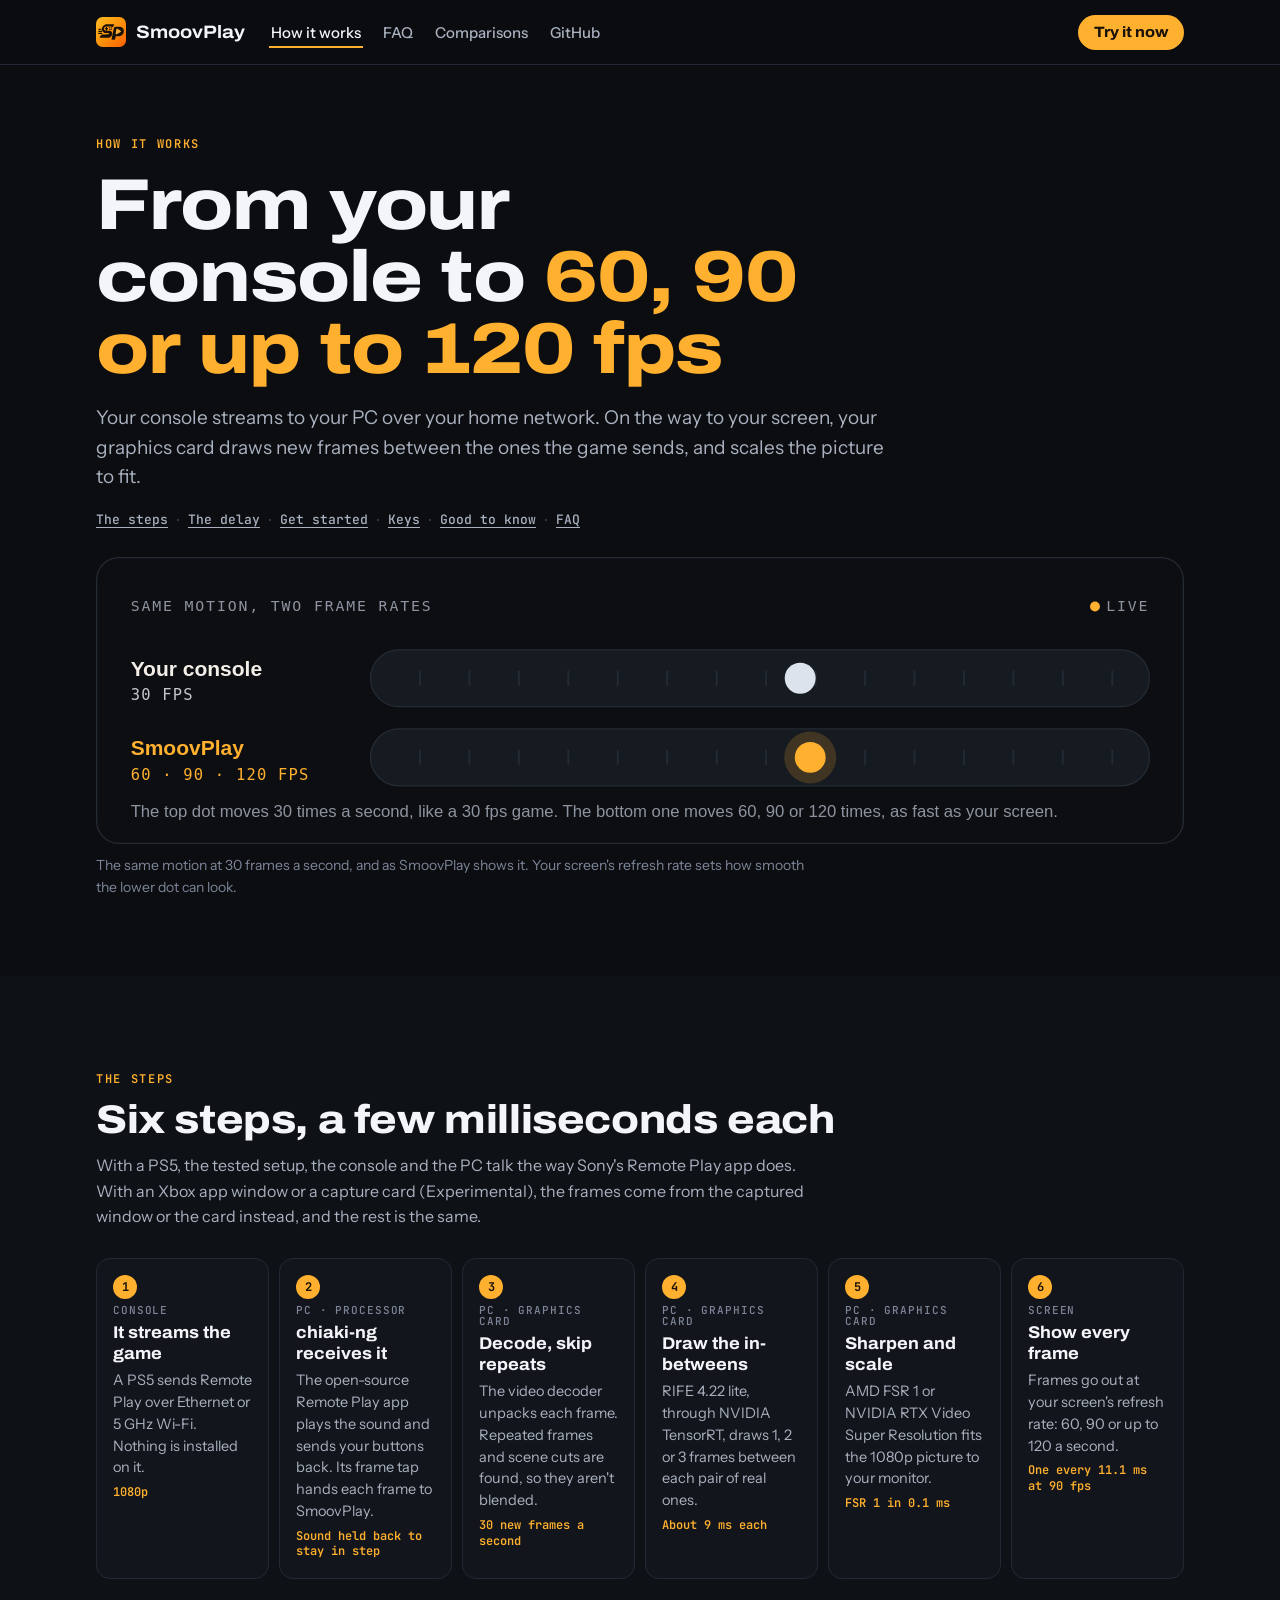
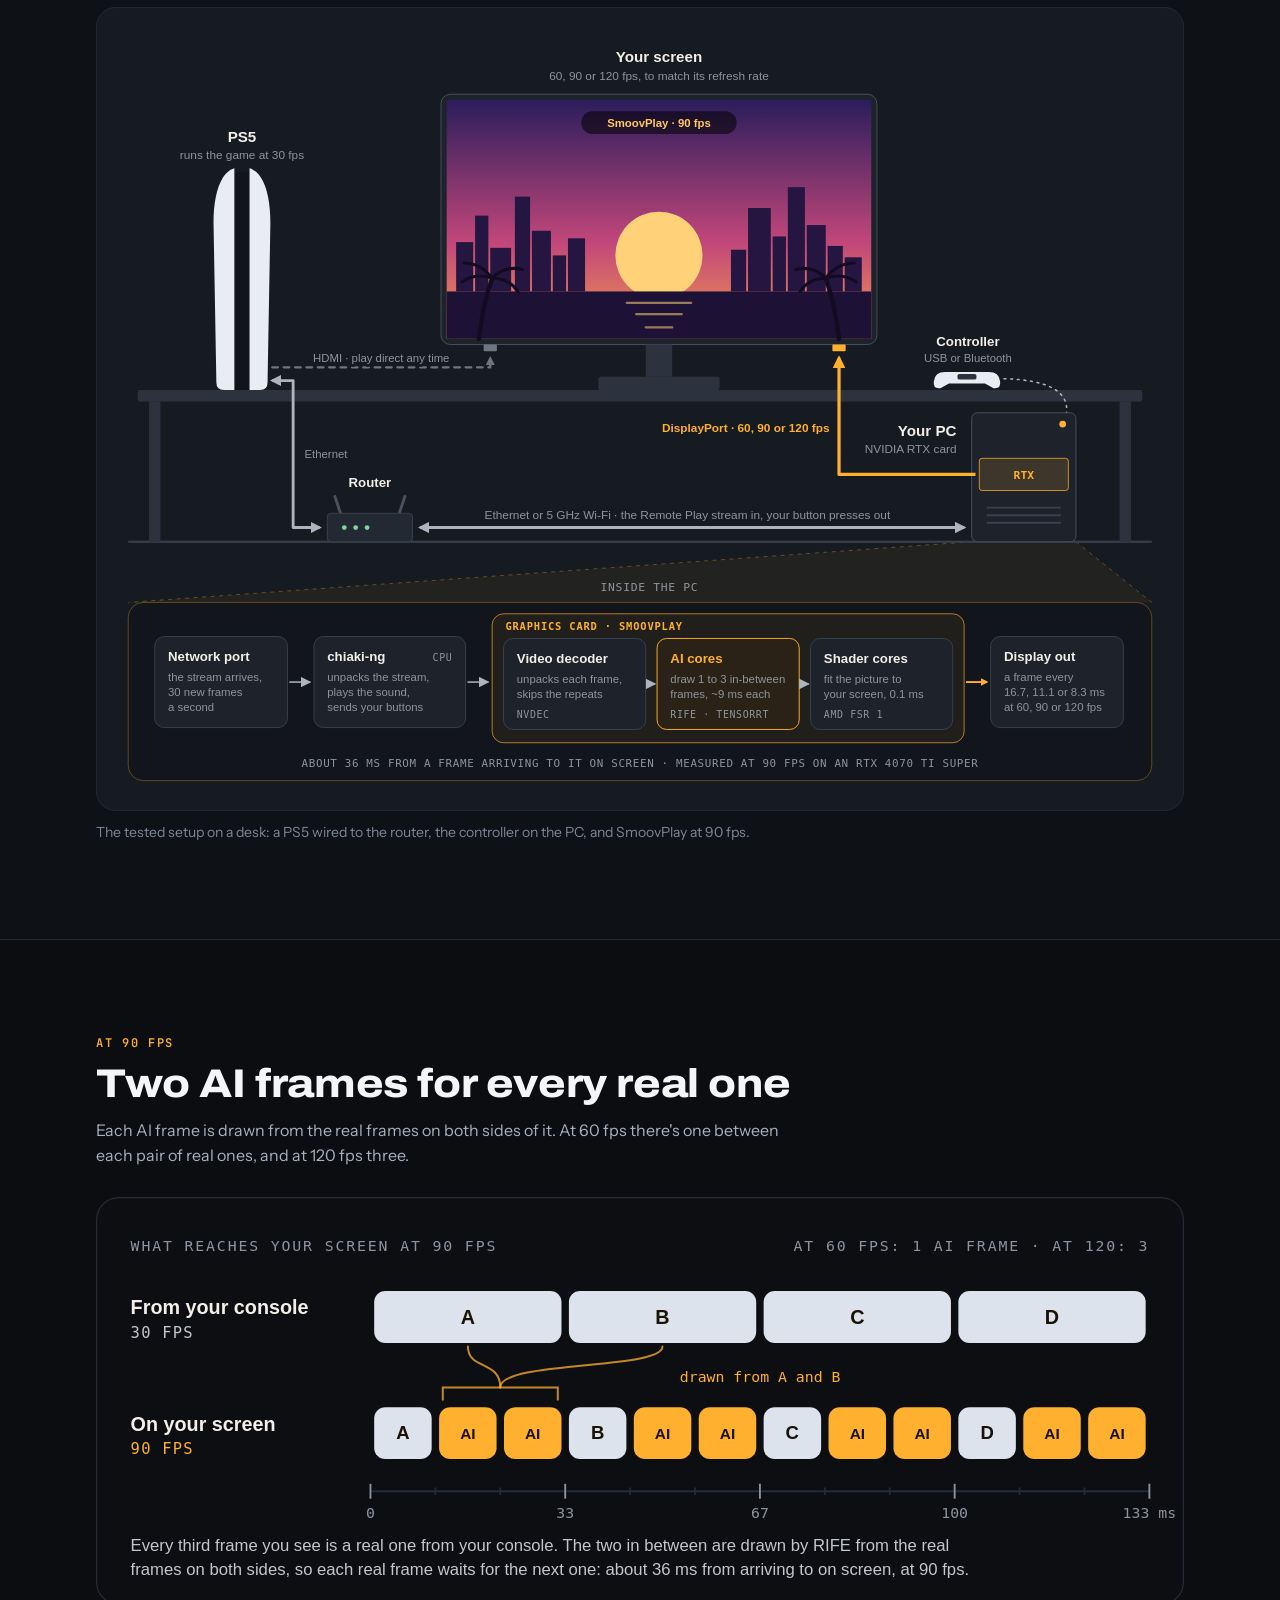
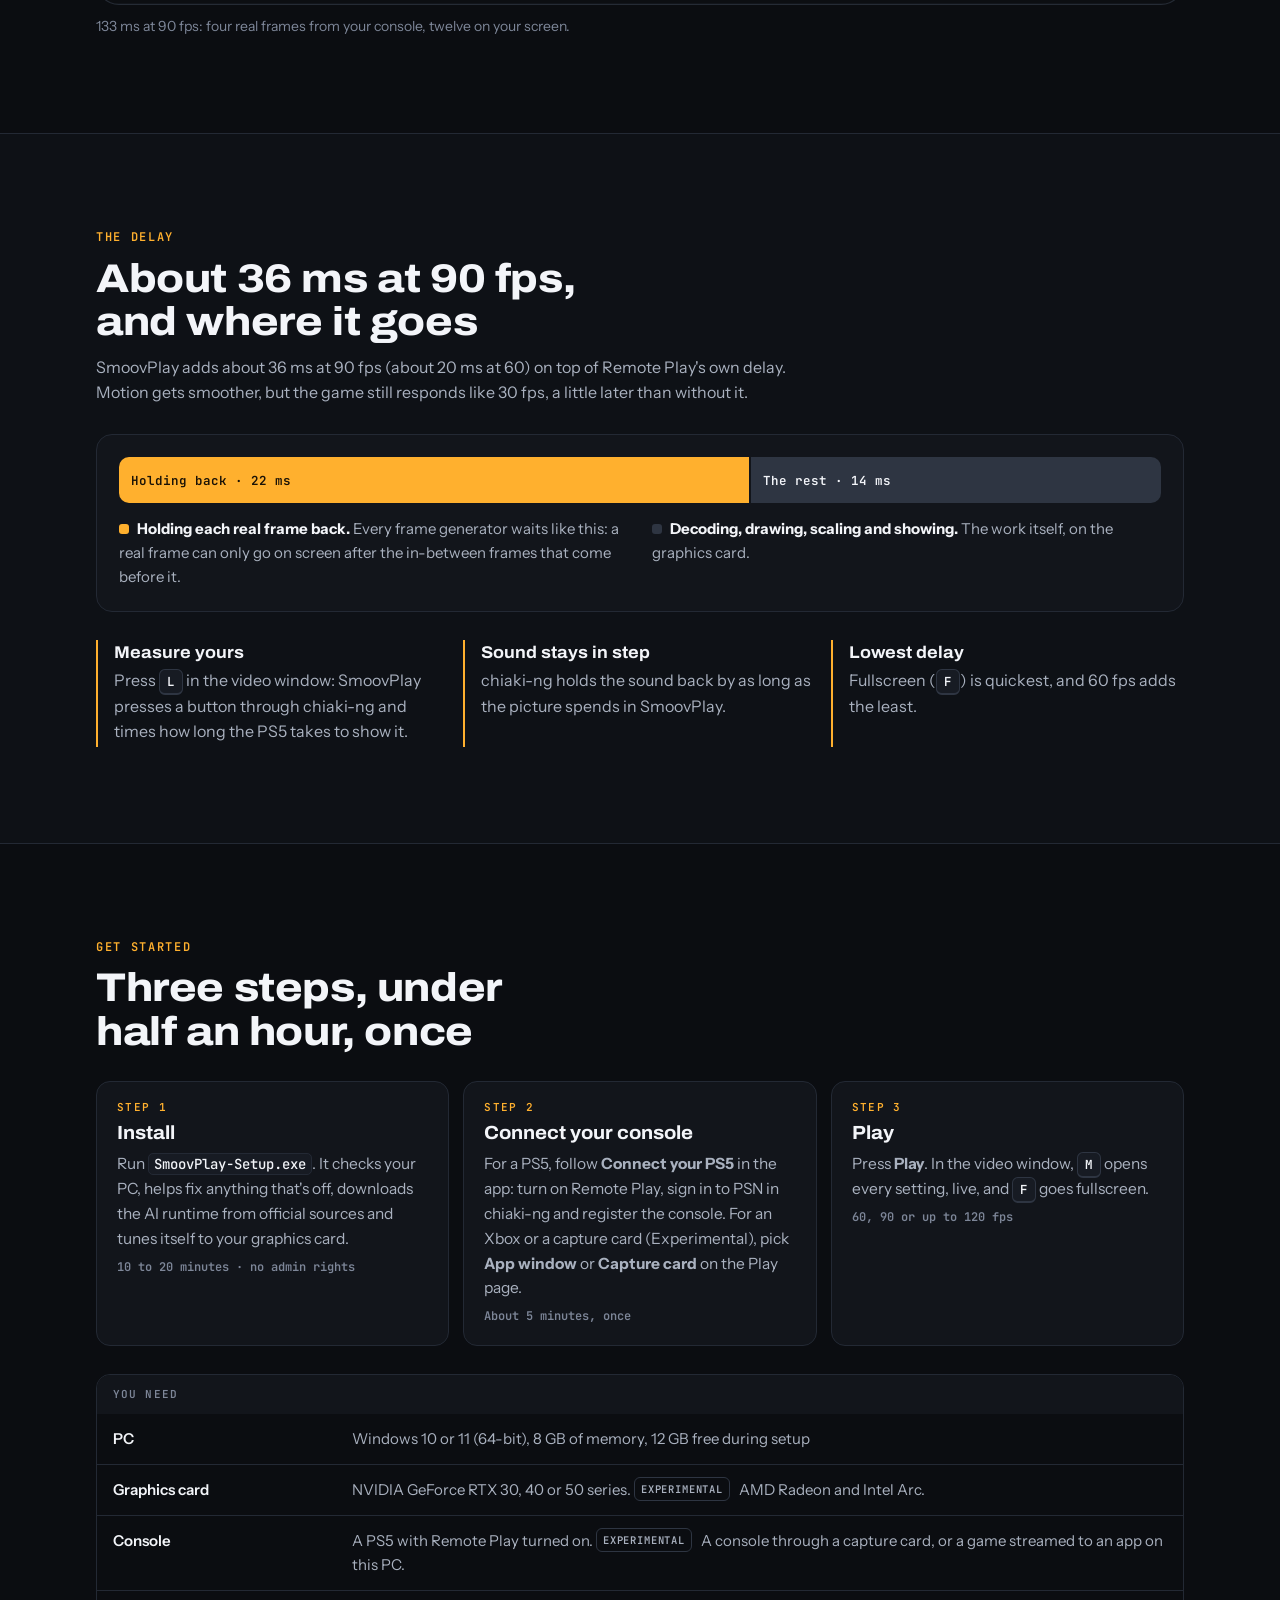
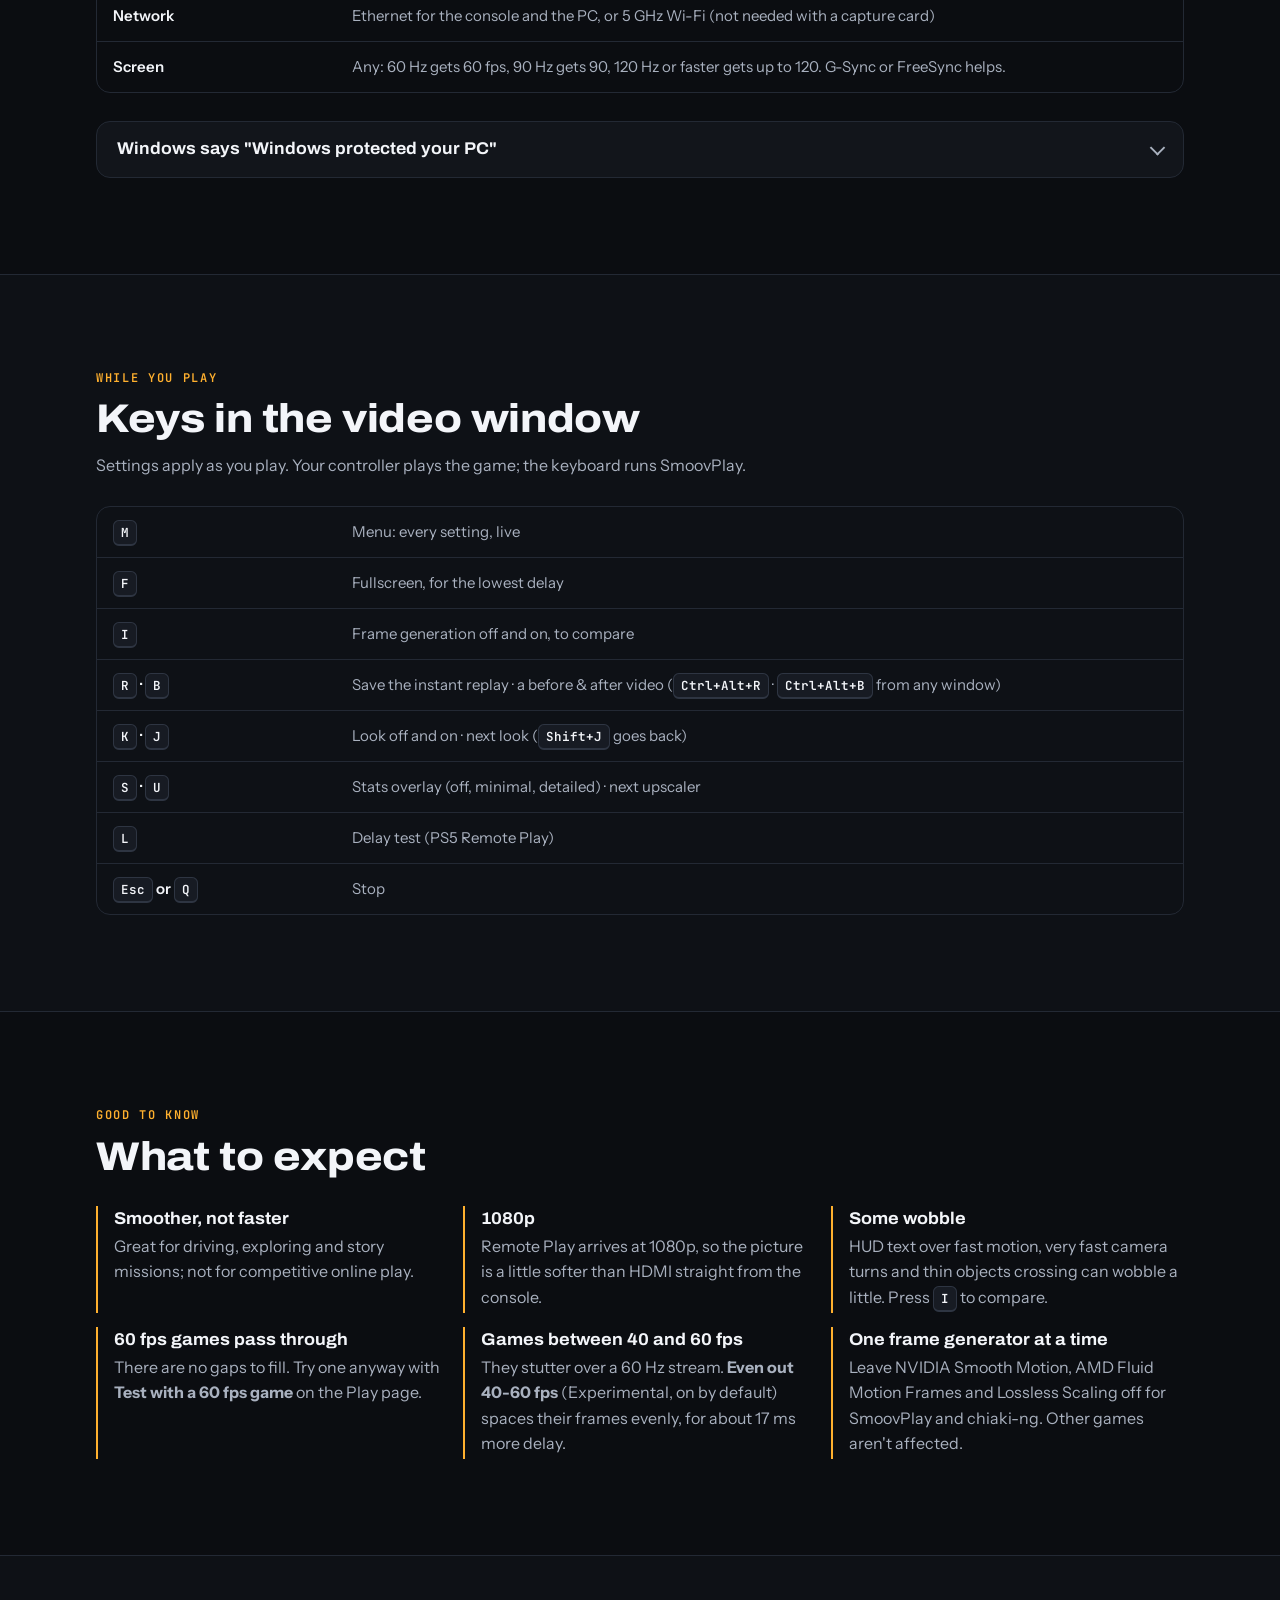
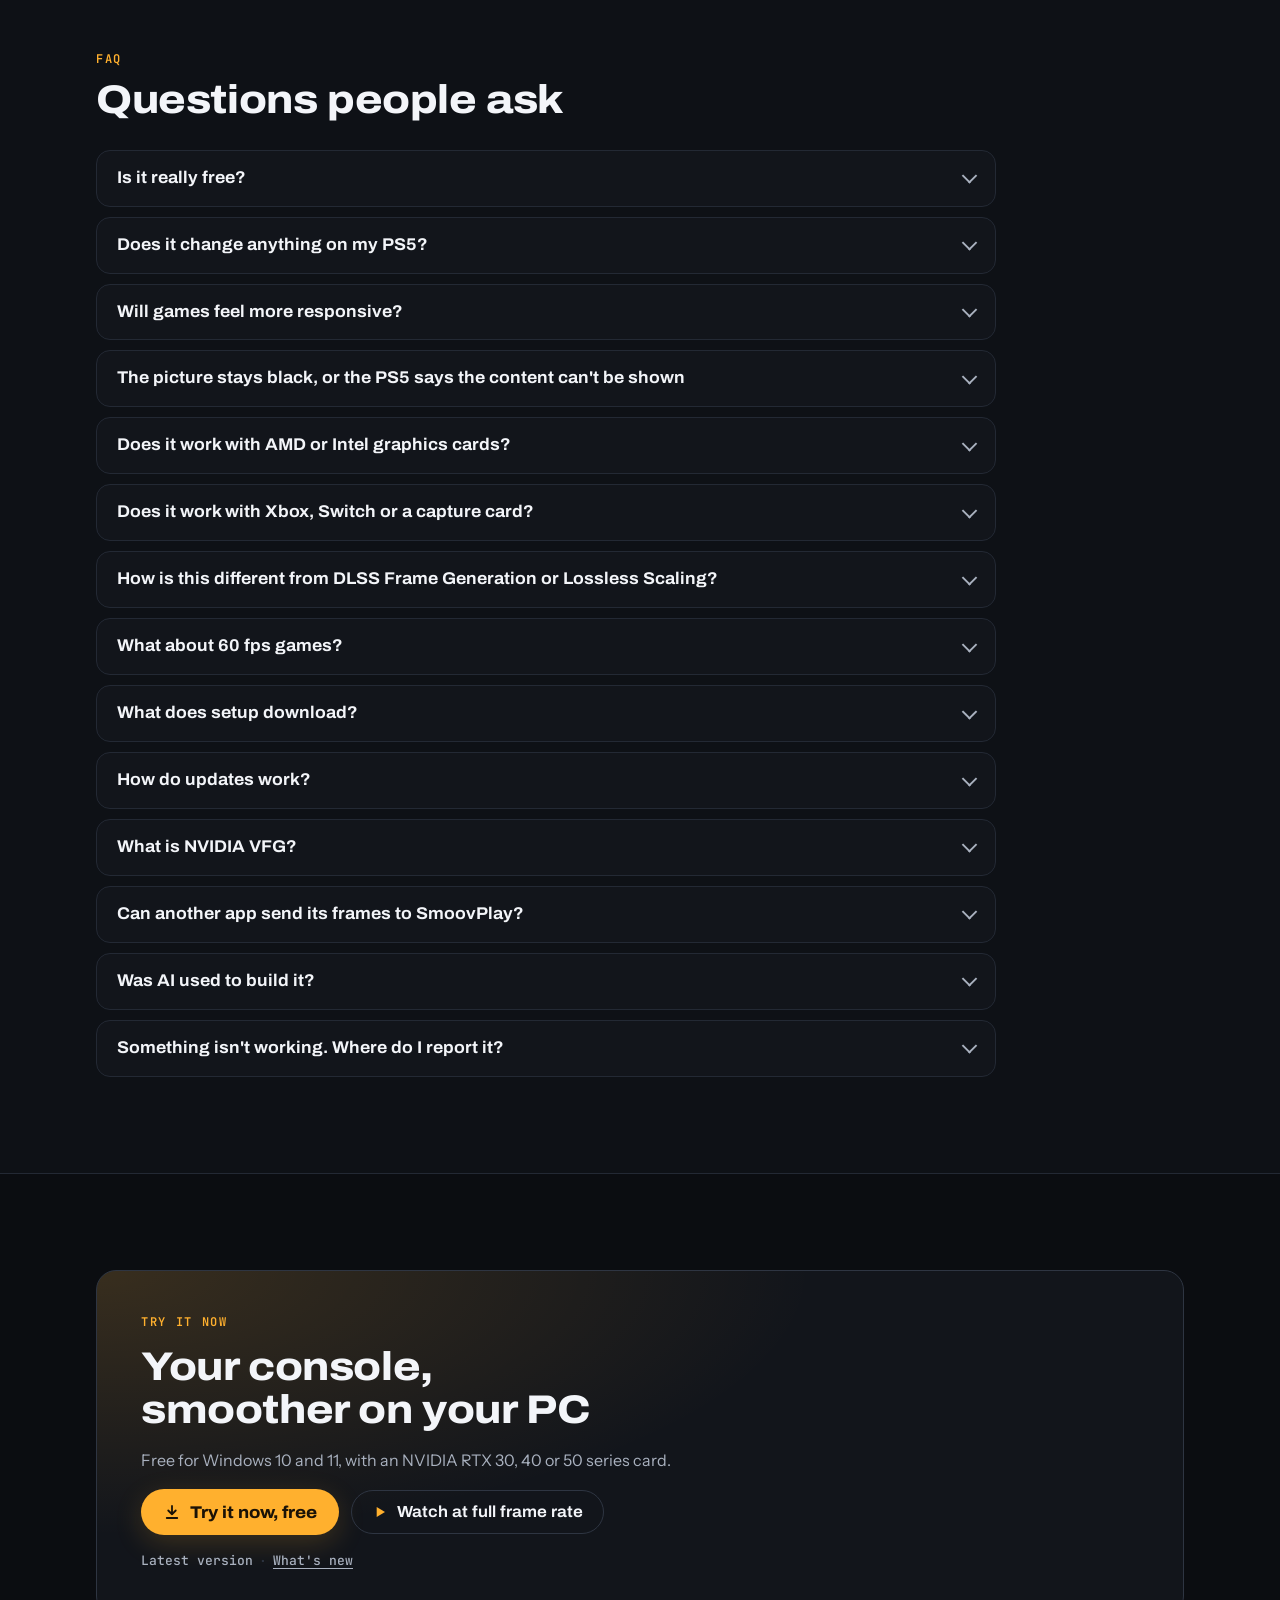
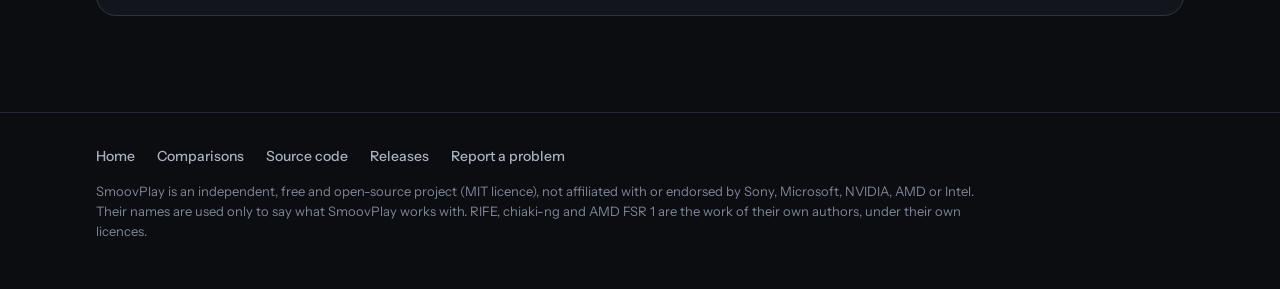
<file: how-it-works/index.html>
<!doctype html>
<html lang="en">
<head>
<meta charset="utf-8">
<meta name="viewport" content="width=device-width,initial-scale=1,viewport-fit=cover">
<title>How SmoovPlay works, and FAQ</title>
<!-- Unlisted for now: search engines skip this page. Delete the robots line when it should be found. -->
<meta name="robots" content="noindex">
<meta name="description" content="How SmoovPlay turns a 30 fps console stream into 60, 90 or up to 120 fps on your PC, where the delay goes, what you need, and answers to common questions.">
<meta property="og:title" content="How SmoovPlay works, and FAQ">
<meta property="og:description" content="From your console to 60, 90 or up to 120 fps: the steps, the delay, what you need, and the FAQ.">
<meta property="og:image" content="https://smoovplay.github.io/compare/media/poster90.jpg">
<meta property="og:url" content="https://smoovplay.github.io/how-it-works/">
<meta name="theme-color" content="#0b0d11">
<link rel="icon" href="../assets/icon.svg" type="image/svg+xml">
<link rel="preconnect" href="https://fonts.googleapis.com">
<link rel="preconnect" href="https://fonts.gstatic.com" crossorigin>
<link rel="stylesheet" href="https://fonts.googleapis.com/css2?family=Archivo:wdth,wght@100..125,500..800&family=Instrument+Sans:wght@400;500;600&family=JetBrains+Mono:wght@500;600&display=swap">
<link rel="stylesheet" href="../assets/site.css">
<script src="../assets/site.js" defer></script>
</head>
<body>
<header class="bar">
  <div class="in">
    <a class="brand" href="../"><img src="../assets/icon.svg" alt="">SmoovPlay</a>
    <nav class="nav" aria-label="Site">
      <a href="./" aria-current="page">How it works</a>
      <a href="#faq">FAQ</a>
      <a href="https://smoovplay.github.io/compare/">Comparisons</a>
      <a href="https://github.com/smoovplay/smoovplay">GitHub</a>
    </nav>
    <a class="get sm" data-get href="https://github.com/smoovplay/smoovplay/releases/latest/download/SmoovPlay-Setup.exe">Try it now</a>
  </div>
</header>

<main>
  <section class="hero">
    <div class="in">
      <div class="copy">
        <div class="eyebrow">How it works</div>
        <h1>From your console to <em>60, 90 or up to 120&nbsp;fps</em></h1>
        <p class="lede">Your console streams to your PC over your home network. On the way to your screen, your graphics card draws new frames between the ones the game sends, and scales the picture to fit.</p>
        <p class="meta"><a href="#chain">The steps</a><span class="dot">·</span><a href="#delay">The delay</a><span class="dot">·</span><a href="#get-started">Get started</a><span class="dot">·</span><a href="#keys">Keys</a><span class="dot">·</span><a href="#good-to-know">Good to know</a><span class="dot">·</span><a href="#faq">FAQ</a></p>
      </div>
      <figure>
        <img src="../assets/smoothness.svg" width="880" height="232" alt="Two dots cross the same track. The top one, labelled Your console, moves 30 times a second, like a 30 fps game; the bottom one moves 60, 90 or 120 times a second, as fast as your screen shows SmoovPlay.">
        <figcaption>The same motion at 30 frames a second, and as SmoovPlay shows it. Your screen's refresh rate sets how smooth the lower dot can look.</figcaption>
      </figure>
    </div>
  </section>

  <section class="sec band" id="chain" aria-labelledby="chain-h">
    <div class="in">
      <div class="head">
        <div class="eyebrow">The steps</div>
        <h2 id="chain-h">Six steps, a few milliseconds each</h2>
        <p>With a PS5, the tested setup, the console and the PC talk the way Sony's Remote Play app does. With an Xbox app window or a capture card (Experimental), the frames come from the captured window or the card instead, and the rest is the same.</p>
      </div>
      <ol class="chain">
        <li><span class="where">Console</span><h3>It streams the game</h3><p>A PS5 sends Remote Play over Ethernet or 5 GHz Wi-Fi. Nothing is installed on it.</p><span class="t">1080p</span></li>
        <li><span class="where">PC · processor</span><h3>chiaki-ng receives it</h3><p>The open-source Remote Play app plays the sound and sends your buttons back. Its frame tap hands each frame to SmoovPlay.</p><span class="t">Sound held back to stay in step</span></li>
        <li><span class="where">PC · graphics card</span><h3>Decode, skip repeats</h3><p>The video decoder unpacks each frame. Repeated frames and scene cuts are found, so they aren't blended.</p><span class="t">30 new frames a second</span></li>
        <li><span class="where">PC · graphics card</span><h3>Draw the in-betweens</h3><p>RIFE 4.22 lite, through NVIDIA TensorRT, draws 1, 2 or 3 frames between each pair of real ones.</p><span class="t">About 9 ms each</span></li>
        <li><span class="where">PC · graphics card</span><h3>Sharpen and scale</h3><p>AMD FSR 1 or NVIDIA RTX Video Super Resolution fits the 1080p picture to your monitor.</p><span class="t">FSR 1 in 0.1 ms</span></li>
        <li><span class="where">Screen</span><h3>Show every frame</h3><p>Frames go out at your screen's refresh rate: 60, 90 or up to 120 a second.</p><span class="t">One every 11.1 ms at 90 fps</span></li>
      </ol>
      <figure>
        <div class="pan"><img src="../assets/setup.svg" width="1148" height="848" alt="Desk setup. The PS5 connects by Ethernet to the router, which connects to the PC: the Remote Play stream comes in that way and button presses go back. The controller connects to the PC. The PC's DisplayPort output sends 90 or 120 frames a second to the screen. Inside the PC: the network port receives 30 new frames a second; chiaki-ng on the processor unpacks the stream, plays the sound and sends your buttons; on the graphics card (here an NVIDIA RTX card) the video decoder unpacks each frame and skips repeats, the AI cores draw two in-between frames, about 9 ms each, the shader cores scale the picture with AMD FSR 1 in 0.1 ms, and the display output sends a frame every 11.1 ms at 90 fps."></div>
        <figcaption>The tested setup on a desk: a PS5 wired to the router, the controller on the PC, and SmoovPlay at 90 fps.</figcaption>
      </figure>
    </div>
  </section>

  <section class="sec" aria-labelledby="frames-h">
    <div class="in">
      <div class="head">
        <div class="eyebrow">At 90 fps</div>
        <h2 id="frames-h">Two AI frames for every real one</h2>
        <p>Each AI frame is drawn from the real frames on both sides of it. At 60 fps there's one between each pair of real ones, and at 120 fps three.</p>
      </div>
      <figure>
        <div class="pan"><img src="../assets/frames.svg" width="880" height="330" alt="Timeline over 133 ms. From your console: four real frames, A to D, each lasting 33 ms. On your screen: twelve frames, each 11 ms. Every third one is real (A, B, C, D) and the two between are AI frames drawn from the real frames on both sides."></div>
        <figcaption>133 ms at 90 fps: four real frames from your console, twelve on your screen.</figcaption>
      </figure>
    </div>
  </section>

  <section class="sec band" id="delay" aria-labelledby="delay-h">
    <div class="in">
      <div class="head">
        <div class="eyebrow">The delay</div>
        <h2 id="delay-h">About 36&nbsp;ms at 90&nbsp;fps, and where it goes</h2>
        <p>SmoovPlay adds about 36 ms at 90 fps (about 20 ms at 60) on top of Remote Play's own delay. Motion gets smoother, but the game still responds like 30 fps, a little later than without it.</p>
      </div>
      <div class="delay">
        <div class="track" role="img" aria-label="About 36 ms at 90 fps: about 22 ms holding each real frame back, and about 14 ms decoding, drawing, scaling and showing">
          <span class="hold" style="flex:22">Holding back · 22 ms</span>
          <span class="work" style="flex:14">The rest · 14 ms</span>
        </div>
        <div class="legend">
          <div class="h"><i></i><b>Holding each real frame back.</b> Every frame generator waits like this: a real frame can only go on screen after the in-between frames that come before it.</div>
          <div class="w"><i></i><b>Decoding, drawing, scaling and showing.</b> The work itself, on the graphics card.</div>
        </div>
      </div>
      <ul class="notes">
        <li><b>Measure yours</b>Press <kbd>L</kbd> in the video window: SmoovPlay presses a button through chiaki-ng and times how long the PS5 takes to show it.</li>
        <li><b>Sound stays in step</b>chiaki-ng holds the sound back by as long as the picture spends in SmoovPlay.</li>
        <li><b>Lowest delay</b>Fullscreen (<kbd>F</kbd>) is quickest, and 60 fps adds the least.</li>
      </ul>
    </div>
  </section>

  <section class="sec" id="get-started" aria-labelledby="start-h">
    <div class="in">
      <div class="head">
        <div class="eyebrow">Get started</div>
        <h2 id="start-h">Three steps, under half an hour, once</h2>
      </div>
      <ol class="steps">
        <li><h3>Install</h3><p>Run <code>SmoovPlay-Setup.exe</code>. It checks your PC, helps fix anything that's off, downloads the AI runtime from official sources and tunes itself to your graphics card.</p><span class="t">10 to 20 minutes · no admin rights</span></li>
        <li><h3>Connect your console</h3><p>For a PS5, follow <strong>Connect your PS5</strong> in the app: turn on Remote Play, sign in to PSN in chiaki-ng and register the console. For an Xbox or a capture card (Experimental), pick <strong>App window</strong> or <strong>Capture card</strong> on the Play page.</p><span class="t">About 5 minutes, once</span></li>
        <li><h3>Play</h3><p>Press <strong>Play</strong>. In the video window, <kbd>M</kbd> opens every setting, live, and <kbd>F</kbd> goes fullscreen.</p><span class="t">60, 90 or up to 120 fps</span></li>
      </ol>
      <div class="tbl kv">
        <table>
          <thead><tr><th scope="col">You need</th><th scope="col"></th></tr></thead>
          <tbody>
            <tr><th scope="row">PC</th><td>Windows 10 or 11 (64-bit), 8 GB of memory, 12 GB free during setup</td></tr>
            <tr><th scope="row">Graphics card</th><td>NVIDIA GeForce RTX 30, 40 or 50 series. <span class="xp">Experimental</span> AMD Radeon and Intel Arc.</td></tr>
            <tr><th scope="row">Console</th><td>A PS5 with Remote Play turned on. <span class="xp">Experimental</span> A console through a capture card, or a game streamed to an app on this PC.</td></tr>
            <tr><th scope="row">Network</th><td>Ethernet for the console and the PC, or 5 GHz Wi-Fi (not needed with a capture card)</td></tr>
            <tr><th scope="row">Screen</th><td>Any: 60 Hz gets 60 fps, 90 Hz gets 90, 120 Hz or faster gets up to 120. G-Sync or FreeSync helps.</td></tr>
          </tbody>
        </table>
      </div>
      <details id="smartscreen">
        <summary>Windows says "Windows protected your PC"</summary>
        <div class="a">
          <p>SmoovPlay isn't code-signed yet, and Windows' SmartScreen warns about new programs that have no download history. So the first time, you get past two warnings:</p>
          <ol>
            <li><strong>Your browser</strong> may say the file isn't commonly downloaded. Choose to keep it. In Edge: <strong>⋯</strong> → <strong>Keep</strong> → <strong>Show more</strong> → <strong>Keep anyway</strong>.</li>
            <li><strong>Windows</strong> says "Windows protected your PC" when you run it. Click <strong>More info</strong>, then <strong>Run anyway</strong>.</li>
          </ol>
          <p>Setup installs for your Windows user only, so it never asks for admin rights. To be sure you have the real file, download it only from SmoovPlay's <a href="https://github.com/smoovplay/smoovplay/releases">Releases</a> page and compare its SHA-256 with the one listed there (<code>Get-FileHash .\SmoovPlay-Setup.exe</code> in PowerShell). Updates from inside the app must carry SmoovPlay's signature before they run.</p>
        </div>
      </details>
    </div>
  </section>

  <section class="sec band" id="keys" aria-labelledby="keys-h">
    <div class="in">
      <div class="head">
        <div class="eyebrow">While you play</div>
        <h2 id="keys-h">Keys in the video window</h2>
        <p>Settings apply as you play. Your controller plays the game; the keyboard runs SmoovPlay.</p>
      </div>
      <div class="tbl kv">
        <table>
          <tbody>
            <tr><th scope="row"><kbd>M</kbd></th><td>Menu: every setting, live</td></tr>
            <tr><th scope="row"><kbd>F</kbd></th><td>Fullscreen, for the lowest delay</td></tr>
            <tr><th scope="row"><kbd>I</kbd></th><td>Frame generation off and on, to compare</td></tr>
            <tr><th scope="row"><kbd>R</kbd> · <kbd>B</kbd></th><td>Save the instant replay · a before &amp; after video (<kbd>Ctrl+Alt+R</kbd> · <kbd>Ctrl+Alt+B</kbd> from any window)</td></tr>
            <tr><th scope="row"><kbd>K</kbd> · <kbd>J</kbd></th><td>Look off and on · next look (<kbd>Shift+J</kbd> goes back)</td></tr>
            <tr><th scope="row"><kbd>S</kbd> · <kbd>U</kbd></th><td>Stats overlay (off, minimal, detailed) · next upscaler</td></tr>
            <tr><th scope="row"><kbd>L</kbd></th><td>Delay test (PS5 Remote Play)</td></tr>
            <tr><th scope="row"><kbd>Esc</kbd> or <kbd>Q</kbd></th><td>Stop</td></tr>
          </tbody>
        </table>
      </div>
    </div>
  </section>

  <section class="sec" id="good-to-know" aria-labelledby="know-h">
    <div class="in">
      <div class="head">
        <div class="eyebrow">Good to know</div>
        <h2 id="know-h">What to expect</h2>
      </div>
      <ul class="notes">
        <li><b>Smoother, not faster</b>Great for driving, exploring and story missions; not for competitive online play.</li>
        <li><b>1080p</b>Remote Play arrives at 1080p, so the picture is a little softer than HDMI straight from the console.</li>
        <li><b>Some wobble</b>HUD text over fast motion, very fast camera turns and thin objects crossing can wobble a little. Press <kbd>I</kbd> to compare.</li>
        <li><b>60 fps games pass through</b>There are no gaps to fill. Try one anyway with <strong>Test with a 60 fps game</strong> on the Play page.</li>
        <li><b>Games between 40 and 60 fps</b>They stutter over a 60 Hz stream. <strong>Even out 40-60 fps</strong> (Experimental, on by default) spaces their frames evenly, for about 17 ms more delay.</li>
        <li><b>One frame generator at a time</b>Leave NVIDIA Smooth Motion, AMD Fluid Motion Frames and Lossless Scaling off for SmoovPlay and chiaki-ng. Other games aren't affected.</li>
      </ul>
    </div>
  </section>

  <section class="sec band" id="faq" aria-labelledby="faq-h">
    <div class="in">
      <div class="head">
        <div class="eyebrow">FAQ</div>
        <h2 id="faq-h">Questions people ask</h2>
      </div>
      <div class="faq">
        <details id="free">
          <summary>Is it really free?</summary>
          <div class="a"><p>Yes. SmoovPlay is free and open source under the MIT licence, with no account, ads or tracking. It only talks to GitHub, to check for new versions. The source is all on <a href="https://github.com/smoovplay/smoovplay">GitHub</a>.</p></div>
        </details>
        <details id="console">
          <summary>Does it change anything on my PS5?</summary>
          <div class="a"><p>No. Nothing is installed on the console. Your PC receives the Remote Play stream the way Sony's own Remote Play app does, through chiaki-ng, a free, unofficial Remote Play app. You sign in to PSN once in chiaki-ng to register the console, as you would in Sony's app.</p></div>
        </details>
        <details id="responsive">
          <summary>Will games feel more responsive?</summary>
          <div class="a"><p>No. The extra frames are generated: motion gets smoother, but the game still responds like 30 fps, and <a href="#delay">a little later</a> than without SmoovPlay. That's why it suits driving, exploring and story games more than competitive online play.</p></div>
        </details>
        <details id="black">
          <summary>The picture stays black, or the PS5 says the content can't be shown</summary>
          <div class="a"><p>Turn off HDCP on the PS5: <strong>Settings → System → HDMI</strong>, turn off <strong>Enable HDCP</strong>, then connect again. Turn it back on for video apps like Netflix when you're done. Still black? Press <kbd>Q</kbd>, then <strong>Help → Copy diagnostics</strong>, and paste it into an <a href="https://github.com/smoovplay/smoovplay/issues">issue</a>.</p></div>
        </details>
        <details id="amd">
          <summary>Does it work with AMD or Intel graphics cards?</summary>
          <div class="a"><p>Yes, as an Experimental option, through DirectML on any DirectX 12 card; Radeon RX 6000, 7000 and 9000 and Intel Arc are the ones to try. It draws the same frames as the NVIDIA engine, about 1.7 times more slowly, so expect 60 fps, and 90 on a fast card. It hasn't met a game on a real AMD or Intel card yet: press <strong>Send feedback</strong> on the Help page after playing.</p></div>
        </details>
        <details id="xbox">
          <summary>Does it work with Xbox, Switch or a capture card?</summary>
          <div class="a"><p>As Experimental options. For any console with HDMI, pick <strong>Capture card</strong> on the Play page. For Xbox, pick <strong>App window</strong>: SmoovPlay captures the window of the app you stream with (the Xbox app, Sony's PS Remote Play app, Moonlight or a cloud game in a browser) and shows the smooth picture over it. Neither has been tried with the real thing yet, so please <a href="https://github.com/smoovplay/smoovplay/issues">send feedback</a>.</p></div>
        </details>
        <details id="dlss">
          <summary>How is this different from DLSS Frame Generation or Lossless Scaling?</summary>
          <div class="a"><p>DLSS Frame Generation is built for PC games: it uses the motion data the game engine provides. A video stream doesn't carry that, so SmoovPlay uses RIFE, which works out the motion from the frames themselves. Lossless Scaling is great and works on any window. SmoovPlay is free and open source, takes frames straight from chiaki-ng's decoder instead of capturing the screen, and walks you through connecting your console.</p></div>
        </details>
        <details id="sixty">
          <summary>What about 60 fps games?</summary>
          <div class="a"><p>They pass through unchanged: there are no gaps to fill. To see what SmoovPlay does anyway, press <strong>Test with a 60 fps game</strong> on the Play page. It leaves out every other frame, so the game arrives like a 30 fps one, fills the gaps as usual, and scores each AI frame against the real frame it replaced.</p></div>
        </details>
        <details id="download">
          <summary>What does setup download?</summary>
          <div class="a"><p>About 5 GB: Python, PyTorch and NVIDIA TensorRT, each from its official source. It costs nothing, and sends nothing about you.</p></div>
        </details>
        <details id="updates">
          <summary>How do updates work?</summary>
          <div class="a"><p>SmoovPlay checks GitHub for new versions itself and updates in one click. An update must carry SmoovPlay's signature before it runs.</p></div>
        </details>
        <details id="vfg">
          <summary>What is NVIDIA VFG?</summary>
          <div class="a"><p>An optional second AI model for RTX 40 and 50 series cards: NVIDIA's own Video Frame Generation. It isn't part of SmoovPlay. <strong>Set up NVIDIA VFG</strong> on the Settings page downloads it from NVIDIA, only once you accept NVIDIA's licence.</p></div>
        </details>
        <details id="apps">
          <summary>Can another app send its frames to SmoovPlay?</summary>
          <div class="a"><p>Yes, as an Experimental option for developers: the <a href="https://github.com/smoovplay/smoovplay/blob/main/docs/frame-tap.md">frame tap</a>, the shared memory chiaki-ng sends Remote Play's frames through, takes decoded frames from any app. Pick <strong>Frame tap</strong> on the Play page.</p></div>
        </details>
        <details id="ai">
          <summary>Was AI used to build it?</summary>
          <div class="a"><p>Yes. It was written with a lot of help from AI coding tools, which is part of why all of it is there to read. The heavy lifting is done by established open-source projects: chiaki-ng for Remote Play, RIFE for the in-between frames and AMD FSR 1 for scaling.</p></div>
        </details>
        <details id="help">
          <summary>Something isn't working. Where do I report it?</summary>
          <div class="a"><p>In <a href="https://github.com/smoovplay/smoovplay/issues">Issues</a> on GitHub. In the app, <strong>Help → Copy diagnostics</strong> copies your PC and settings details: paste them in with the game and what happened. Reports from new graphics cards, games and setups help the most right now.</p></div>
        </details>
      </div>
    </div>
  </section>

  <section class="sec" aria-labelledby="try-h">
    <div class="in">
      <div class="call">
        <div class="eyebrow">Try it now</div>
        <h2 id="try-h">Your console, smoother on your PC</h2>
        <p>Free for Windows 10 and 11, with an NVIDIA RTX 30, 40 or 50 series card.</p>
        <div class="ctas">
          <a class="get" data-get href="https://github.com/smoovplay/smoovplay/releases/latest/download/SmoovPlay-Setup.exe"><svg viewBox="0 0 24 24" aria-hidden="true"><path fill="none" stroke="currentColor" stroke-width="2.4" stroke-linecap="round" stroke-linejoin="round" d="M12 4v11m-5-5 5 5 5-5M5 20h14"/></svg>Try it now, free</a>
          <a class="ghost" href="https://smoovplay.github.io/compare/"><svg viewBox="0 0 24 24" aria-hidden="true"><path fill="currentColor" d="M7 4.5v15l12.5-7.5z"/></svg>Watch at full frame rate</a>
        </div>
        <p class="meta"><span data-version>Latest version</span><span class="dot">·</span><a href="https://github.com/smoovplay/smoovplay/releases/latest">What's new</a></p>
      </div>
    </div>
  </section>
</main>

<div class="next" id="next" role="status" hidden>
  <b>Your download is starting</b>
  <p>Run <code>SmoovPlay-Setup.exe</code>. It isn't code-signed yet, so Windows may say "Windows protected your PC": click <strong>More info</strong>, then <strong>Run anyway</strong>. <a href="#smartscreen">More on this</a></p>
  <button type="button" class="x" aria-label="Close">✕</button>
</div>

<footer class="foot">
  <div class="in">
    <nav class="links" aria-label="More">
      <a href="../">Home</a>
      <a href="https://smoovplay.github.io/compare/">Comparisons</a>
      <a href="https://github.com/smoovplay/smoovplay">Source code</a>
      <a href="https://github.com/smoovplay/smoovplay/releases">Releases</a>
      <a href="https://github.com/smoovplay/smoovplay/issues">Report a problem</a>
    </nav>
    <p>SmoovPlay is an independent, free and open-source project (MIT licence), not affiliated with or endorsed by Sony, Microsoft, NVIDIA, AMD or Intel. Their names are used only to say what SmoovPlay works with. RIFE, chiaki-ng and AMD FSR 1 are the work of their own authors, under their own licences.</p>
  </div>
</footer>
</body>
</html>
</file>
<file: assets/site.css>
/* smoovplay.github.io: the home page and How it works & FAQ. The compare page's committed dark look (the trailer's
   own): blue-black ground, amber for SmoovPlay and for the one thing to press, Archivo / Instrument Sans / JetBrains Mono. */
:root{
  --bg:#0b0d11; --band:#0e1116; --panel:#12151b; --panel2:#171b23; --line:#232934; --line2:#2e3542;
  --fg:#f3f5f9; --fg2:#a9b1bf; --muted:#7d8698;
  --amber:#ffb02e; --amber2:#ffc25c; --ink:#1a1206; --amber-wash:rgba(255,176,46,.10);
  --display:"Archivo","Segoe UI",system-ui,sans-serif;
  --body:"Instrument Sans","Segoe UI",system-ui,sans-serif;
  --mono:"JetBrains Mono",ui-monospace,Consolas,monospace;
  --gutter-l:max(16px,env(safe-area-inset-left,0px)); --gutter-r:max(16px,env(safe-area-inset-right,0px));
  color-scheme:dark;
}
*{box-sizing:border-box}
[hidden]{display:none!important}
html{padding-bottom:env(safe-area-inset-bottom,0px);scroll-behavior:smooth;scroll-padding-top:84px}
body{margin:0;background:var(--bg);color:var(--fg);font:400 16px/1.6 var(--body);-webkit-font-smoothing:antialiased}
body::before{content:"";position:fixed;inset:0 0 auto;height:env(safe-area-inset-top,0px);z-index:30;background:var(--bg)}
img,video,svg{max-width:100%}
a{color:var(--amber);text-underline-offset:3px}
a:focus-visible,button:focus-visible,summary:focus-visible{outline:2px solid var(--fg);outline-offset:3px;border-radius:6px}
.in{max-width:1120px;margin:0 auto;padding-left:var(--gutter-l);padding-right:var(--gutter-r)}

/* Top bar: stays on screen, with Try it now always in reach */
.bar{position:sticky;top:env(safe-area-inset-top,0px);z-index:20;background:rgba(11,13,17,.86);backdrop-filter:blur(12px);-webkit-backdrop-filter:blur(12px);border-bottom:1px solid var(--line)}
.bar .in{display:flex;align-items:center;gap:12px 24px;padding-block:12px;min-height:64px}
.brand{display:flex;align-items:center;gap:10px;font:700 18px/1 var(--display);font-stretch:112%;color:var(--fg);text-decoration:none;flex:none}
.brand img{width:30px;height:30px;display:block}
.nav{display:flex;gap:4px 18px;flex-wrap:wrap;margin-right:auto;min-width:0}
.nav a{color:var(--fg2);text-decoration:none;font:500 15px/1 var(--body);padding:8px 2px}
.nav a:hover,.nav a[aria-current="page"]{color:var(--fg)}
.nav a[aria-current="page"]{box-shadow:inset 0 -2px 0 var(--amber)}
@media (max-width:760px){
  .bar .in{flex-wrap:wrap;padding-block:10px 0;gap:0 12px}
  .bar .brand{margin-right:auto}
  .nav{order:3;flex:1 0 100%;flex-wrap:nowrap;overflow-x:auto;gap:18px;padding-block:4px 6px;scrollbar-width:none}
  .nav::-webkit-scrollbar{display:none}
  .nav a{white-space:nowrap}
  html{scroll-padding-top:110px}
}

/* The button to press */
.get{display:inline-flex;align-items:center;gap:9px;padding:14px 22px;border-radius:999px;background:var(--amber);color:var(--ink);font:750 17px/1 var(--display);font-stretch:108%;text-decoration:none;white-space:nowrap;box-shadow:0 8px 28px rgba(255,176,46,.18)}
.get svg{width:18px;height:18px;flex:none}
.get:hover{background:var(--amber2)}
.get.sm{padding:10px 16px;font-size:15px;box-shadow:none}
.ghost{display:inline-flex;align-items:center;gap:9px;padding:13px 20px;border-radius:999px;border:1px solid var(--line2);color:var(--fg);font:650 16px/1 var(--display);font-stretch:106%;text-decoration:none;white-space:nowrap}
.ghost svg{width:16px;height:16px;flex:none;color:var(--amber)}
.ghost:hover{border-color:var(--fg2)}
.ctas{display:flex;flex-wrap:wrap;align-items:center;gap:12px}
.meta{margin:0;font:500 13px/1.5 var(--mono);color:var(--muted)}
.meta a{color:var(--fg2)}
.meta a:hover{color:var(--amber)}
.meta .dot{padding:0 6px;color:var(--line2)}

/* Type */
.eyebrow{font:600 12px/1.2 var(--mono);letter-spacing:.14em;text-transform:uppercase;color:var(--amber)}
h1{margin:0;font:800 clamp(36px,6.4vw,72px)/1 var(--display);font-stretch:118%;letter-spacing:-.015em;text-wrap:balance}
h1 em{font-style:normal;color:var(--amber)}
h2{margin:0;font:780 clamp(26px,3.6vw,40px)/1.08 var(--display);font-stretch:112%;letter-spacing:-.01em;text-wrap:balance}
h3{margin:0;font:720 19px/1.25 var(--display);font-stretch:106%}
.lede{margin:0;color:var(--fg2);font-size:clamp(17px,1.6vw,19px);line-height:1.55;max-width:62ch}
.sec{padding-block:clamp(56px,8vw,96px)}
.sec + .sec{border-top:1px solid var(--line)}
.sec .in{display:grid;gap:28px}
.head{display:grid;gap:12px;max-width:760px}
.head p{margin:0;color:var(--fg2);max-width:65ch}
.band{background:var(--band)}

/* Home: hero */
.hero{padding-block:clamp(36px,6vw,72px) clamp(40px,6vw,80px)}
.hero .in{display:grid;gap:28px}
.hero .copy{display:grid;gap:18px;max-width:880px}
.film{position:relative;aspect-ratio:16/9;border-radius:16px;overflow:hidden;background:#000;border:1px solid var(--line);box-shadow:0 30px 80px rgba(0,0,0,.5)}
.film video{position:absolute;inset:0;width:100%;height:100%;display:block;object-fit:cover;background:#000}
.film .toggle{all:unset;position:absolute;right:max(12px,1.2%);bottom:max(12px,2%);width:42px;height:42px;border-radius:50%;display:grid;place-items:center;background:rgba(14,16,20,.78);color:var(--fg);cursor:pointer}
.film .toggle svg{width:18px;height:18px}
.film .toggle:focus-visible{outline:2px solid var(--fg);outline-offset:2px}
.film .big{all:unset;position:absolute;left:50%;top:50%;transform:translate(-50%,-50%);width:84px;height:84px;border-radius:50%;background:var(--amber);color:var(--ink);display:grid;place-items:center;cursor:pointer;box-shadow:0 6px 30px rgba(0,0,0,.45)}
.film .big svg{width:32px;height:32px;margin-left:5px}
.under{display:flex;flex-wrap:wrap;justify-content:space-between;gap:6px 20px;font:500 13px/1.5 var(--mono);color:var(--muted)}
.under b{color:var(--fg2);font-weight:600}
.under a{color:var(--fg2)}

/* Home: numbers */
.nums{display:grid;grid-template-columns:repeat(4,minmax(0,1fr));gap:1px;background:var(--line);border:1px solid var(--line);border-radius:16px;overflow:hidden}
@media (max-width:860px){.nums{grid-template-columns:repeat(2,minmax(0,1fr))}}
.num{background:var(--panel);padding:22px 22px 24px;display:grid;gap:6px;align-content:start;min-width:0}
.num b{font:800 clamp(34px,4.4vw,48px)/1 var(--display);font-stretch:116%;color:var(--fg);letter-spacing:-.01em}
.num b small{font-size:.5em;color:var(--amber);margin-left:2px}
.num span{color:var(--fg2);font-size:15px;line-height:1.45}

/* Cards */
.cards{display:grid;grid-template-columns:repeat(3,minmax(0,1fr));gap:14px}
@media (max-width:960px){.cards{grid-template-columns:repeat(2,minmax(0,1fr))}}
@media (max-width:600px){.cards{grid-template-columns:minmax(0,1fr)}}
.card{background:var(--panel);border:1px solid var(--line);border-radius:14px;padding:20px 20px 22px;display:grid;gap:8px;align-content:start;min-width:0}
.card .tag{justify-self:start;font:600 11px/1 var(--mono);letter-spacing:.08em;text-transform:uppercase;color:var(--amber);background:var(--amber-wash);padding:6px 8px;border-radius:6px}
.card p{margin:0;color:var(--fg2);font-size:15.5px}
.xp{font:600 10.5px/1 var(--mono);letter-spacing:.08em;text-transform:uppercase;color:var(--fg2);border:1px solid var(--line2);padding:4px 6px;border-radius:6px;vertical-align:2px;white-space:nowrap}

/* Home: live test */
.split2{display:grid;grid-template-columns:minmax(0,1.55fr) minmax(0,1fr);gap:28px;align-items:center}
@media (max-width:900px){.split2{grid-template-columns:minmax(0,1fr)}}
.screen{position:relative;aspect-ratio:16/9;border-radius:14px;overflow:hidden;background:#000;border:1px solid var(--line)}
.screen video{position:absolute;inset:0;width:100%;height:100%;display:block;background:#000}
.side{display:grid;gap:14px;align-content:center}
.side p{margin:0;color:var(--fg2)}
.facts{display:flex;flex-wrap:wrap;gap:6px;font:500 12px/1 var(--mono);color:var(--fg2)}
.facts span{padding:7px 10px;border:1px solid var(--line);border-radius:999px;white-space:nowrap}
.facts .on{color:var(--ink);background:var(--amber);border-color:var(--amber)}

/* Home: clip strip, links to the compare page */
.strip{display:grid;grid-template-columns:repeat(6,minmax(0,1fr));gap:12px}
@media (max-width:900px){.strip{grid-template-columns:repeat(3,minmax(0,1fr))}}
@media (max-width:520px){.strip{grid-template-columns:repeat(2,minmax(0,1fr))}}
.strip a{display:grid;gap:7px;text-decoration:none;color:var(--fg2);font:650 14px/1.25 var(--display);font-stretch:106%;min-width:0}
.strip img{display:block;width:100%;height:auto;aspect-ratio:16/9;object-fit:cover;border-radius:10px;border:2px solid var(--line);background:#000}
.strip a:hover img{border-color:var(--amber)}
.strip a:hover{color:var(--fg)}

/* Tables */
.tbl{overflow-x:auto;border:1px solid var(--line);border-radius:14px}
table{border-collapse:collapse;width:100%;min-width:560px;font-size:15px}
th,td{text-align:left;padding:13px 16px;border-bottom:1px solid var(--line);vertical-align:top}
tr:last-child th,tr:last-child td{border-bottom:0}
thead th{font:600 11px/1.2 var(--mono);letter-spacing:.1em;text-transform:uppercase;color:var(--muted);background:var(--panel)}
tbody th{font-weight:600;color:var(--fg);width:38%}
td{color:var(--fg2)}
.ok{display:inline-block;font:700 11px/1 var(--mono);letter-spacing:.08em;text-transform:uppercase;color:var(--ink);background:var(--amber);padding:5px 7px;border-radius:6px;margin-right:6px}
td .xp{margin-right:6px}
kbd{font:600 12.5px/1 var(--mono);padding:3px 7px;border:1px solid var(--line2);border-bottom-width:2px;border-radius:6px;color:var(--fg);background:var(--panel2);white-space:nowrap}

/* Honest notes */
.notes{margin:0;padding:0;list-style:none;display:grid;grid-template-columns:repeat(3,minmax(0,1fr));gap:14px}
@media (max-width:900px){.notes{grid-template-columns:minmax(0,1fr)}}
.notes li{border-left:2px solid var(--amber);padding:2px 0 2px 16px;color:var(--fg2);min-width:0}
.notes b{display:block;color:var(--fg);font:700 17px/1.3 var(--display);font-stretch:106%;margin-bottom:4px}
.more{justify-self:start;font-weight:600;text-decoration:none}
.more:hover{text-decoration:underline}

/* Closing call */
.call{background:radial-gradient(120% 140% at 0% 0%,rgba(255,176,46,.16),transparent 55%),var(--panel);border:1px solid var(--line2);border-radius:20px;padding:clamp(24px,4vw,44px);display:grid;gap:16px;justify-items:start}
.call h2{max-width:24ch}
.call p.meta{max-width:none}
.call p{margin:0;color:var(--fg2);max-width:62ch}

/* How it works: the chain */
.chain{margin:0;padding:0;list-style:none;display:grid;grid-template-columns:repeat(6,minmax(0,1fr));gap:10px;counter-reset:st}
@media (max-width:1040px){.chain{grid-template-columns:repeat(3,minmax(0,1fr))}}
@media (max-width:600px){.chain{grid-template-columns:minmax(0,1fr)}}
.chain li{position:relative;background:var(--panel);border:1px solid var(--line);border-radius:14px;padding:16px 16px 18px;display:grid;gap:6px;align-content:start;min-width:0;counter-increment:st}
.chain li::before{content:counter(st);font:700 12px/1 var(--mono);color:var(--ink);background:var(--amber);width:24px;height:24px;border-radius:50%;display:grid;place-items:center}
.chain h3{font-size:17px}
.chain p{margin:0;color:var(--fg2);font-size:14.5px;line-height:1.5}
.chain .t{font:600 12px/1.3 var(--mono);color:var(--amber)}
.chain .where{font:500 11px/1 var(--mono);letter-spacing:.08em;text-transform:uppercase;color:var(--muted)}
figure{margin:0;display:grid;gap:10px}
figure img{display:block;width:100%;height:auto;border-radius:14px}
figcaption{color:var(--muted);font-size:14px;max-width:80ch}

/* How it works: where the delay goes */
.delay{display:grid;gap:14px;background:var(--panel);border:1px solid var(--line);border-radius:16px;padding:22px}
.track{display:flex;height:46px;border-radius:10px;overflow:hidden;gap:2px;font:600 12.5px/1.2 var(--mono)}
.track span{display:flex;align-items:center;padding:0 12px;min-width:0;white-space:nowrap;overflow:hidden;text-overflow:ellipsis}
.track .hold{background:var(--amber);color:var(--ink)}
.track .work{background:var(--line2);color:var(--fg)}
.legend{display:grid;grid-template-columns:repeat(2,minmax(0,1fr));gap:10px 24px;color:var(--fg2);font-size:15px}
@media (max-width:640px){.legend{grid-template-columns:minmax(0,1fr)}}
.legend b{color:var(--fg)}
.legend i{display:inline-block;width:10px;height:10px;border-radius:3px;margin-right:8px;vertical-align:0}
.legend .h i{background:var(--amber)}
.legend .w i{background:var(--line2)}

/* How it works: steps */
.steps{margin:0;padding:0;list-style:none;display:grid;grid-template-columns:repeat(3,minmax(0,1fr));gap:14px;counter-reset:st}
@media (max-width:860px){.steps{grid-template-columns:minmax(0,1fr)}}
.steps li{counter-increment:st;background:var(--panel);border:1px solid var(--line);border-radius:14px;padding:20px;display:grid;gap:8px;align-content:start;min-width:0}
.steps li::before{content:"Step " counter(st);font:600 11px/1 var(--mono);letter-spacing:.12em;text-transform:uppercase;color:var(--amber)}
.steps p{margin:0;color:var(--fg2);font-size:15.5px}
.steps .t{font:600 12px/1.3 var(--mono);color:var(--muted)}

/* Details: SmartScreen and the FAQ */
details{border:1px solid var(--line);border-radius:14px;background:var(--panel)}
details + details{margin-top:10px}
summary{cursor:pointer;list-style:none;padding:16px 50px 16px 20px;position:relative;font:680 17px/1.35 var(--display);font-stretch:104%}
summary::-webkit-details-marker{display:none}
summary::after{content:"";position:absolute;right:20px;top:50%;width:9px;height:9px;border-right:2px solid var(--fg2);border-bottom:2px solid var(--fg2);transform:translateY(-70%) rotate(45deg);transition:transform .15s}
details[open] summary::after{transform:translateY(-30%) rotate(225deg)}
details .a{padding:0 20px 18px;color:var(--fg2);display:grid;gap:10px;max-width:78ch}
details .a p,details .a ol,details .a ul{margin:0}
details .a ol,details .a ul{padding-left:20px;display:grid;gap:6px}
details .a strong{color:var(--fg)}
code{font:500 .9em var(--mono);background:var(--panel2);border:1px solid var(--line);padding:1px 5px;border-radius:5px;color:var(--fg)}
.faq{max-width:900px}

/* After pressing Try it now: what happens next */
.next{position:fixed;z-index:40;left:50%;bottom:calc(16px + env(safe-area-inset-bottom,0px));transform:translateX(-50%);width:min(560px,calc(100% - 32px));background:var(--panel2);border:1px solid var(--line2);border-radius:16px;padding:16px 46px 16px 18px;box-shadow:0 20px 60px rgba(0,0,0,.55);display:grid;gap:6px}
.next b{font:700 16px/1.3 var(--display);font-stretch:106%}
.next p{margin:0;color:var(--fg2);font-size:14.5px}
.next .x{all:unset;position:absolute;right:10px;top:10px;width:30px;height:30px;border-radius:8px;display:grid;place-items:center;color:var(--fg2);cursor:pointer}
.next .x:hover{background:var(--line)}
.next .x:focus-visible{outline:2px solid var(--fg)}

/* Footer */
.foot{border-top:1px solid var(--line);padding-block:36px 48px;color:var(--muted);font-size:13px;line-height:1.55}
.foot .in{display:grid;gap:18px}
.links{display:flex;flex-wrap:wrap;gap:8px 22px}
.links a{color:var(--fg2);text-decoration:none;font:500 14px/1 var(--body)}
.links a:hover{color:var(--amber)}
.foot p{margin:0;max-width:100ch}

@media (prefers-reduced-motion:reduce){*{transition:none!important}html{scroll-behavior:auto}}

/* Short labels on the left (requirements, keys); diagrams pan sideways on phones instead of shrinking to unreadable */
.kv tbody th{width:22%;white-space:nowrap}
.pan{overflow-x:auto;border-radius:14px;-webkit-overflow-scrolling:touch}
.pan .hint{display:none}
@media (max-width:700px){
  .pan img{min-width:720px}
  .pan + figcaption::before{content:"Scroll sideways to see all of it. ";color:var(--fg2)}
}
</file>
